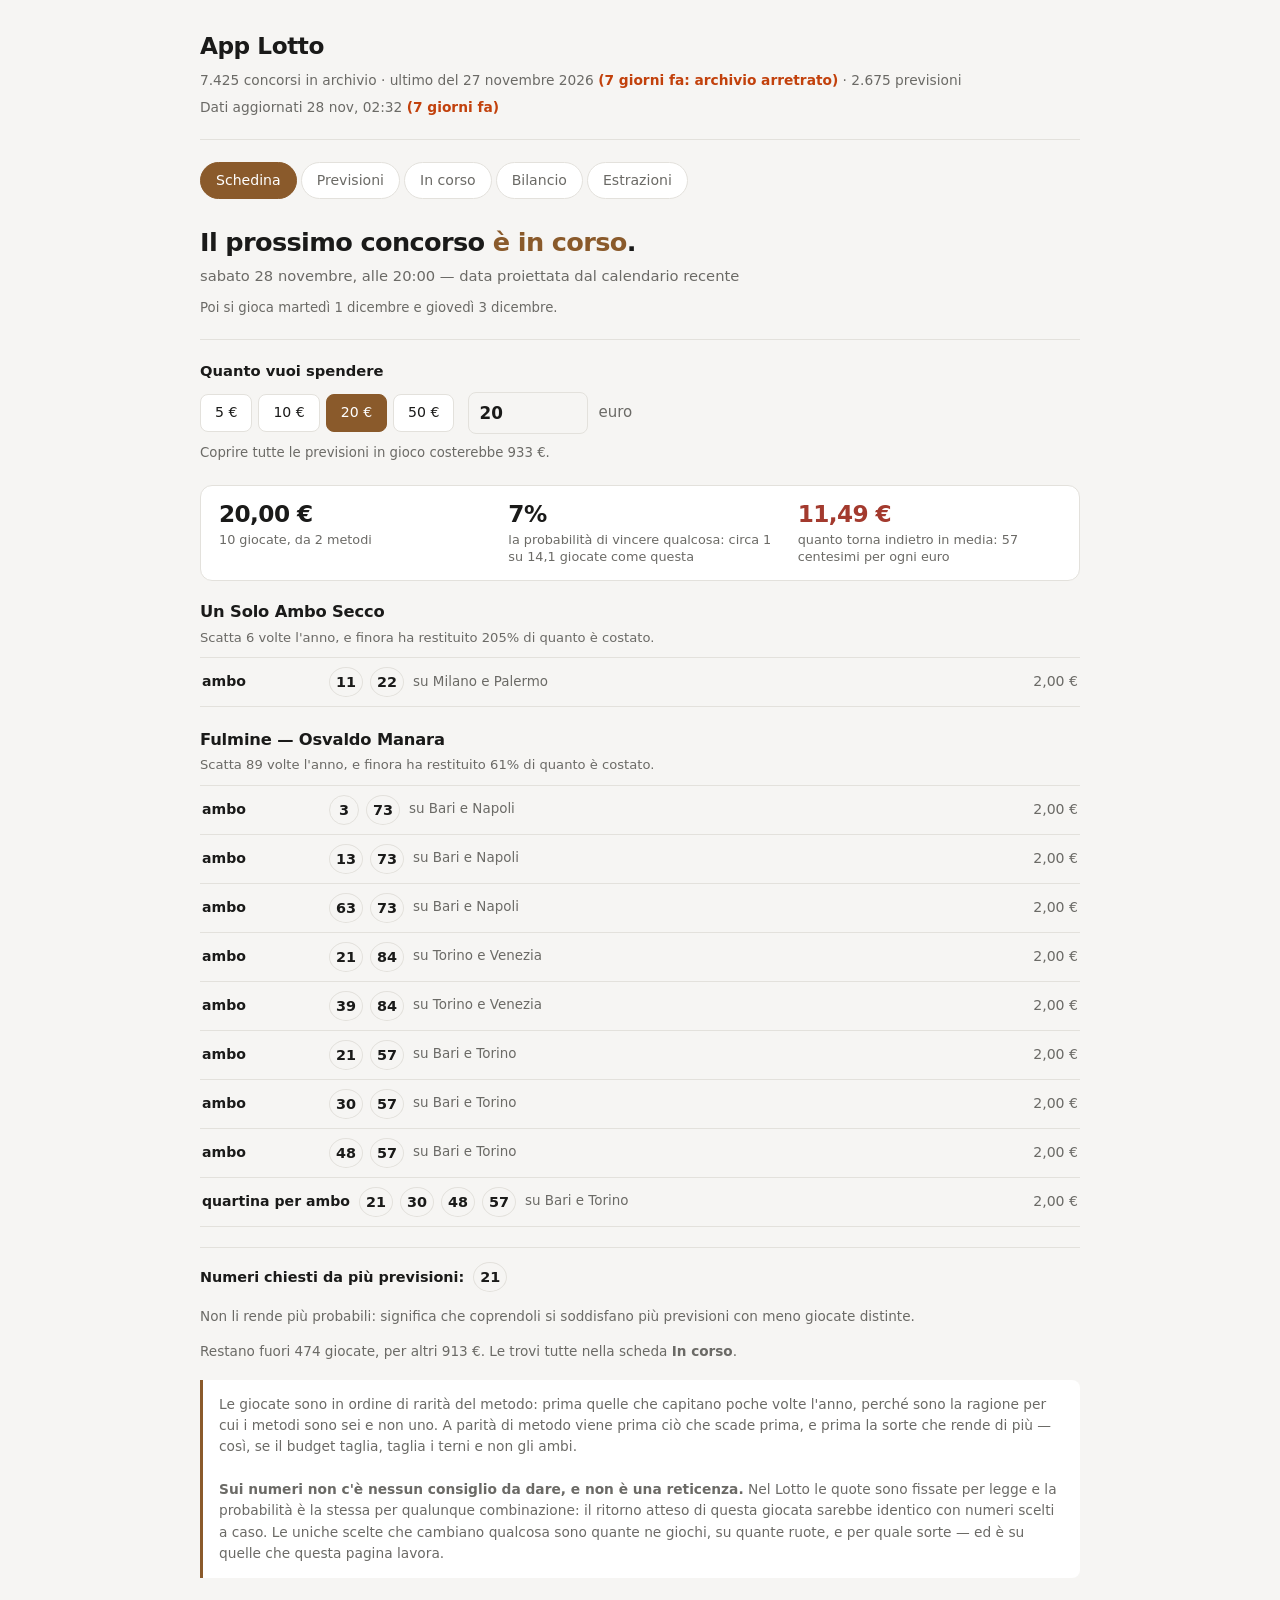
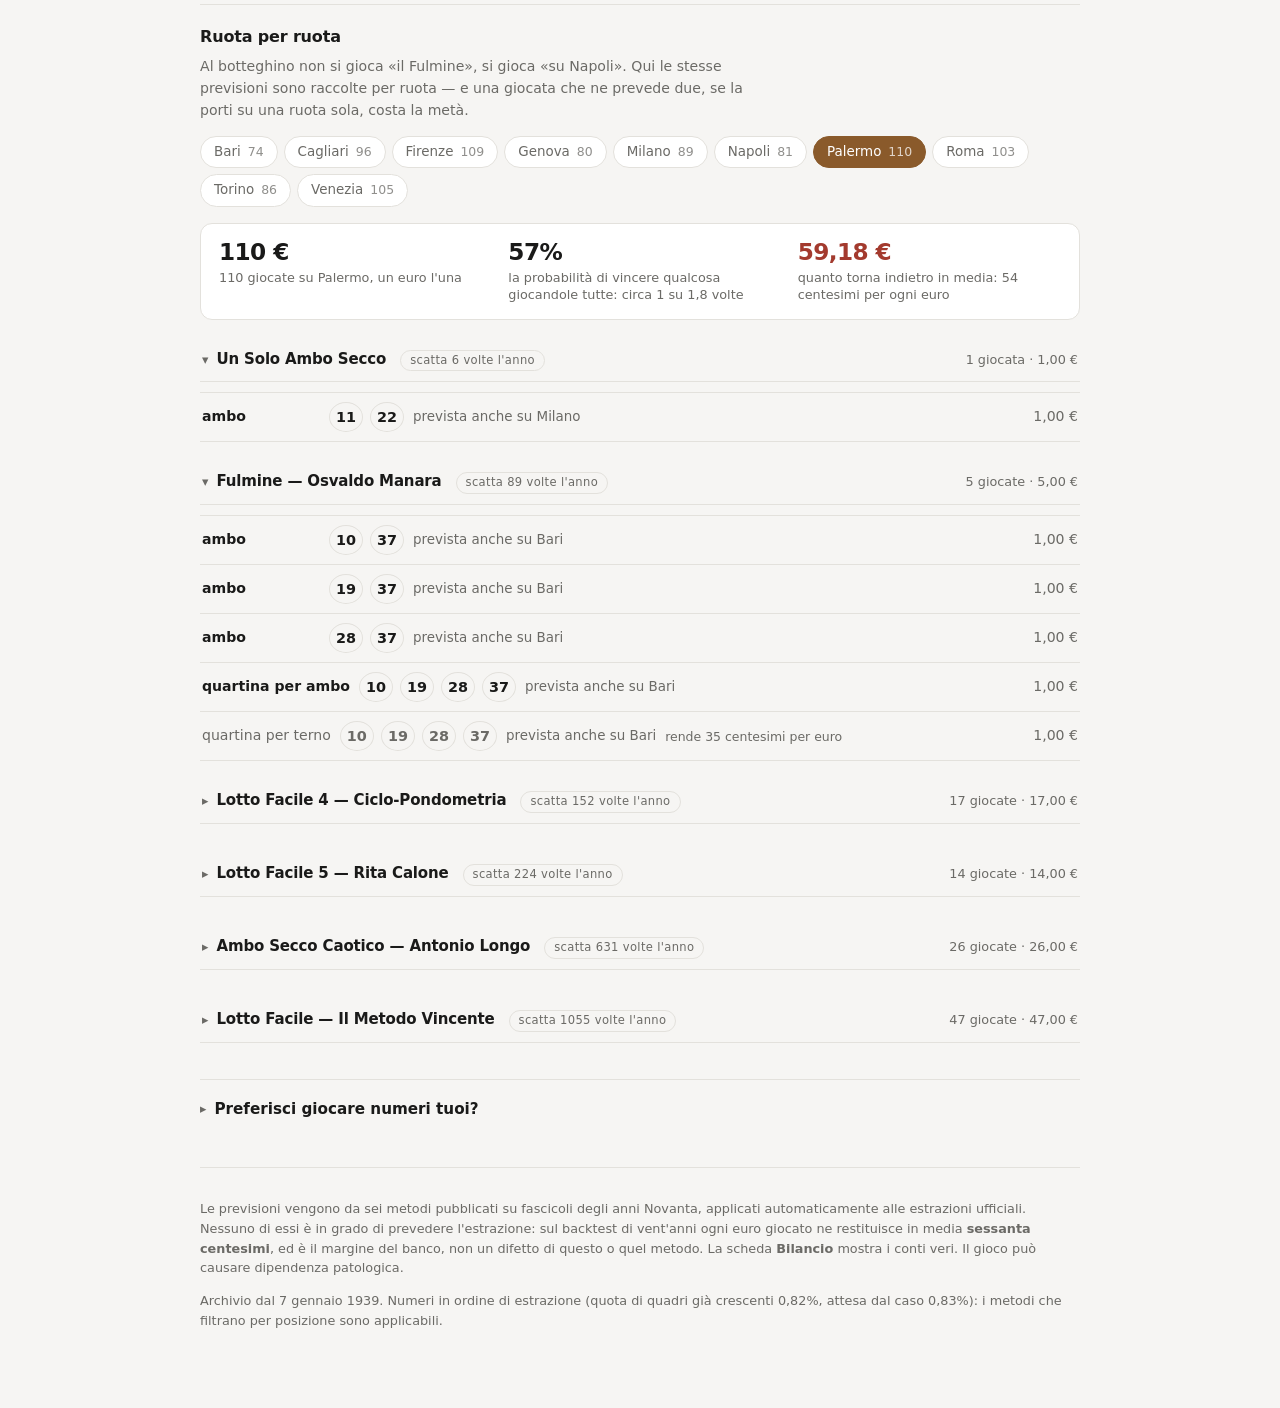
<file: docs/index.html>
<!doctype html>
<html lang="it">
<head>
<meta charset="utf-8">
<meta name="viewport" content="width=device-width, initial-scale=1">
<title>App Lotto</title>
<meta name="description" content="Le previsioni dei metodi storici del Lotto, con quanto costano e quanto rendono davvero.">
<meta name="color-scheme" content="light dark">
<link rel="icon" href="data:image/svg+xml,<svg xmlns='http://www.w3.org/2000/svg' viewBox='0 0 100 100'><text y='.9em' font-size='90'>🎱</text></svg>">
<!-- versione:inizio - riscritto da motore/pubblica.py, non a mano -->
<link rel="stylesheet" href="stile.css?v=b17cc257">
<script type="importmap">{"imports":{"./consiglio.js":"./consiglio.js?v=b17cc257","./schedina.js":"./schedina.js?v=b17cc257","./storico.js":"./storico.js?v=b17cc257","./derivati.js":"./derivati.js?v=b17cc257","./elenco.js":"./elenco.js?v=b17cc257"}}</script>
<!-- versione:fine -->
</head>
<body>
<div class="contenitore">
  <header>
    <h1>App Lotto</h1>
    <div class="stato" id="stato">caricamento…</div>
    <div class="stato" id="aggiornamento"></div>
  </header>

  <div class="schede" role="tablist">
    <button role="tab" data-vista="schedina" aria-selected="true">Schedina</button>
    <button role="tab" data-vista="previsioni" aria-selected="false">Previsioni</button>
    <button role="tab" data-vista="corso" aria-selected="false">In corso</button>
    <button role="tab" data-vista="bilancio" aria-selected="false">Bilancio</button>
    <button role="tab" data-vista="estrazioni" aria-selected="false">Estrazioni</button>
  </div>

  <div id="schedina">
    <section class="concorso" id="concorso">
      <p class="quando">caricamento…</p>
    </section>

    <section class="budget">
      <label for="budget">Quanto vuoi spendere</label>
      <div class="budget-riga">
        <div class="scelte-rapide" id="scelte-budget"></div>
        <div class="importo">
          <input type="number" id="budget" value="20" min="1" step="1" inputmode="decimal"
                 aria-label="budget in euro">
          <span>euro</span>
        </div>
      </div>
      <p class="nota-budget" id="nota-budget"></p>
    </section>

    <div id="consiglio"></div>

    <section class="ruote-giorno" id="ruote-giorno" hidden>
      <h2>Ruota per ruota</h2>
      <p class="spiega">Al botteghino non si gioca «il Fulmine», si gioca «su
      Napoli». Qui le stesse previsioni sono raccolte per ruota — e una giocata
      che ne prevede due, se la porti su una ruota sola, costa la metà.</p>
      <div class="pillole" id="scelta-ruota"></div>
      <div id="giocate-ruota"></div>
    </section>

    <details class="tuoi-numeri" id="tuoi-numeri">
      <summary>Preferisci giocare numeri tuoi?</summary>

      <div class="campo">
        <div class="etichetta">
          <span>Numeri</span>
          <span class="conta" id="conta-numeri">nessuno scelto</span>
        </div>
        <select class="da-previsione" id="da-previsione">
          <option value="">parti da una previsione in corso…</option>
        </select>
        <div class="griglia" id="griglia"></div>
      </div>

      <div class="campo">
        <div class="etichetta"><span>Ruote</span></div>
        <div class="pillole" id="ruote"></div>
      </div>

      <div class="campo">
        <div class="etichetta">
          <span>Sorti</span>
          <span class="conta" id="nota-sorti"></span>
        </div>
        <div class="pillole" id="sorti"></div>
      </div>

      <div class="campo">
        <div class="etichetta"><span>Quanto punti in tutto</span></div>
        <div class="importo">
          <input type="number" id="importo" value="5" min="0.5" step="0.5" inputmode="decimal"
                 aria-label="importo in euro">
          <span>euro</span>
        </div>
      </div>

      <div id="risultato"></div>
    </details>
  </div>

  <div id="previsioni" hidden>
    <section class="comuni" id="comuni" hidden>
      <h2>I numeri in comune</h2>
      <p class="spiega" id="comuni-spiega"></p>
      <div id="comuni-giocata"></div>
      <div id="comuni-numeri"></div>
    </section>

    <section class="ricerca" id="ricerca">
      <h2>Che cosa avrebbero detto i metodi</h2>
      <p class="spiega">Scegli un concorso del passato — anche del 1939, ci sono
      tutti — e una ruota. Vedi i cinque numeri usciti, le previsioni che i sei
      metodi hanno rilevato quel giorno, e su quali ruote quei numeri sono poi
      usciti davvero.</p>

      <div class="campi-ricerca">
        <div class="campo">
          <label for="data-ricerca">Giorno</label>
          <input type="date" id="data-ricerca">
        </div>
        <div class="campo">
          <label for="ruota-ricerca">Ruota</label>
          <select id="ruota-ricerca"></select>
        </div>
      </div>

      <div class="rapidi" id="date-rapide"></div>
      <p class="nota" id="nota-data"></p>

      <button class="cerca" id="cerca">Guarda quel concorso</button>
      <p class="nota" id="stato-ricerca"></p>

      <div id="esito-ricerca"></div>
    </section>

    <section class="elenco-tutto" id="elenco">
      <h2>L'elenco di tutto</h2>
      <p class="spiega">Ogni numero che i sei metodi hanno giocato, su ogni
      ruota, a ogni concorso, con com'è andata. Un anno alla volta — sono
      sedicimila righe l'anno, e tutte insieme non starebbero in un telefono.</p>

      <div class="campi-ricerca">
        <div class="campo">
          <label for="data-elenco">Giorno</label>
          <input type="date" id="data-elenco">
        </div>
        <div class="campo">
          <label for="anno-elenco">Anno intero</label>
          <select id="anno-elenco"></select>
        </div>
        <div class="campo">
          <label for="ruota-elenco">Ruota</label>
          <select id="ruota-elenco"></select>
        </div>
        <div class="campo">
          <label for="metodo-elenco">Metodo</label>
          <select id="metodo-elenco"></select>
        </div>
        <div class="campo">
          <label for="sorte-elenco">Sorte</label>
          <select id="sorte-elenco"></select>
        </div>
        <div class="campo">
          <label for="esito-elenco">Com'è andata</label>
          <select id="esito-elenco"></select>
        </div>
      </div>

      <div class="rapidi" id="rapidi-elenco"></div>
      <p class="nota" id="stato-elenco">scegli un anno per cominciare.</p>
      <div id="riassunto-elenco"></div>
      <div id="usciti-elenco"></div>
      <div class="tabella-scroll"><table class="tutto" id="tabella-elenco"></table></div>
      <div class="paginatore" id="paginatore"></div>
      <button class="scarica" id="scarica-elenco" hidden>Scarica in Excel</button>
    </section>
  </div>

  <div id="corso" hidden></div>
  <div id="bilancio" hidden></div>
  <div id="estrazioni" hidden></div>

  <footer>
    <p>Le previsioni vengono da sei metodi pubblicati su fascicoli degli anni
    Novanta, applicati automaticamente alle estrazioni ufficiali. Nessuno di
    essi è in grado di prevedere l'estrazione: sul backtest di vent'anni ogni
    euro giocato ne restituisce in media <b>sessanta centesimi</b>, ed è
    il margine del banco, non un difetto di questo o quel metodo. La scheda
    <b>Bilancio</b> mostra i conti veri. Il gioco può causare dipendenza
    patologica.</p>
    <p id="sorgente"></p>
  </footer>
</div>

<!-- avvio:inizio -->
<script type="module" src="app.js?v=b17cc257"></script>
<!-- avvio:fine -->
</body>
</html>
</file>
<file: docs/stile.css>
/* App Lotto — foglio di stile unico.
   Nessun framework e nessuna dipendenza esterna: la pagina deve aprirsi in
   fretta anche su un telefono vecchio e su una rete lenta, e continuare a
   funzionare fra cinque anni senza che nessuno aggiorni niente. */

:root{
  --sfondo:#f6f5f3; --carta:#fff; --testo:#1a1a19; --tenue:#6b6a66;
  --bordo:#e3e1dc; --accento:#8a5a2b; --verde:#2f6b46; --rosso:#a33a2e;
  --allarme:#c2410c;
  --ombra:0 1px 2px rgba(0,0,0,.05), 0 4px 12px rgba(0,0,0,.04);
}
@media (prefers-color-scheme:dark){
  :root{
    --sfondo:#17171a; --carta:#1f1f23; --testo:#eceae6; --tenue:#9a978f;
    --bordo:#31313a; --accento:#d3a06a; --verde:#7fc79b; --rosso:#e58e80;
    --allarme:#f0925f; --ombra:none;
  }
}
*{box-sizing:border-box}
:focus-visible{outline:2px solid var(--accento);outline-offset:2px;border-radius:4px}
@media (prefers-reduced-motion:reduce){*{transition:none!important;animation:none!important}}
body{margin:0;background:var(--sfondo);color:var(--testo);
  font:15px/1.55 ui-sans-serif,system-ui,-apple-system,"Segoe UI",Roboto,sans-serif;
  padding:0 16px 64px}
.contenitore{max-width:880px;margin:0 auto}
a{color:var(--accento)}

header{padding-block:28px 20px;border-bottom:1px solid var(--bordo);margin-bottom:22px}
h1{margin:0;font-size:1.45rem;letter-spacing:-.02em;font-weight:640}
h2{font-size:1rem;font-weight:640;letter-spacing:-.01em;margin:0 0 12px}
.stato{color:var(--tenue);font-size:.86rem;margin-top:6px}
.stato .allarme{color:var(--allarme);font-weight:600}

.schede{display:flex;gap:4px;margin:18px 0 22px;flex-wrap:wrap}
.schede button{border:1px solid var(--bordo);background:var(--carta);color:var(--tenue);
  padding:7px 15px;border-radius:99px;cursor:pointer;font:inherit;font-size:.88rem}
.schede button[aria-selected="true"]{background:var(--accento);border-color:var(--accento);color:#fff}

.carta{background:var(--carta);border:1px solid var(--bordo);border-radius:12px;
  padding:16px 18px;margin-bottom:12px;box-shadow:var(--ombra)}
.riga{display:flex;justify-content:space-between;align-items:baseline;gap:12px;flex-wrap:wrap}
.metodo{font-weight:620;letter-spacing:-.01em}
.meta{color:var(--tenue);font-size:.83rem}
.colpi{font-variant-numeric:tabular-nums;font-size:.83rem;color:var(--tenue);white-space:nowrap}
.colpi b{color:var(--accento);font-size:1.05rem}
.rarita{display:inline-block;font-size:.72rem;letter-spacing:.03em;color:var(--tenue);
  border:1px solid var(--bordo);border-radius:99px;padding:1px 9px;margin-left:6px;
  white-space:nowrap;vertical-align:2px}
.sorte{display:flex;align-items:center;gap:8px;flex-wrap:wrap;
  padding:9px 0;border-top:1px dashed var(--bordo)}
.sorte:first-of-type{margin-top:12px}
.tipo{font-size:.74rem;text-transform:uppercase;letter-spacing:.06em;color:var(--tenue);
  min-width:72px}
.n{display:inline-grid;place-items:center;min-width:30px;height:30px;padding:0 6px;
  border-radius:50%;background:var(--sfondo);border:1px solid var(--bordo);
  font-variant-numeric:tabular-nums;font-weight:600;font-size:.9rem}
.avviso{margin-top:10px;font-size:.82rem;color:var(--accento)}
.vuoto{color:var(--tenue);padding:28px 0;text-align:center}
.gruppo{margin-bottom:18px}
.gruppo > summary{cursor:pointer;list-style:none;display:flex;align-items:baseline;
  gap:8px;flex-wrap:wrap;padding:10px 2px;border-bottom:1px solid var(--bordo);
  margin-bottom:10px}
.gruppo > summary::-webkit-details-marker{display:none}
.gruppo > summary::before{content:'▸';color:var(--tenue);font-size:.8rem;
  transition:transform .12s}
.gruppo[open] > summary::before{content:'▾'}
.gruppo > summary .conta{margin-left:auto;color:var(--tenue);font-size:.8rem;
  font-variant-numeric:tabular-nums}
.gruppo > summary:hover .metodo{color:var(--accento)}

table{width:100%;border-collapse:collapse;font-variant-numeric:tabular-nums}
th,td{text-align:right;padding:9px 8px;border-bottom:1px solid var(--bordo);font-size:.88rem}
th:first-child,td:first-child{text-align:left}
th{color:var(--tenue);font-weight:500;font-size:.78rem;text-transform:uppercase;letter-spacing:.05em}
tfoot td{font-weight:650;border-bottom:none}
.pos{color:var(--verde)} .neg{color:var(--rosso)}
.scarso{color:var(--tenue);font-size:.74rem;display:block;font-weight:400;
  letter-spacing:0;text-transform:none}
.tabella-scroll{overflow-x:auto}
.avvertenza{margin-top:18px;padding:14px 16px;border-left:3px solid var(--accento);
  background:var(--carta);border-radius:0 8px 8px 0;font-size:.86rem;color:var(--tenue)}

/* --- schedina --- */
.prossima{display:flex;align-items:baseline;justify-content:space-between;gap:14px;flex-wrap:wrap}
.prossima .quando{font-size:1.1rem;font-weight:640;letter-spacing:-.01em}
.prossima .fra{color:var(--accento)}
.prossima .poi{color:var(--tenue);font-size:.82rem}
.campo{padding:15px 0;border-top:1px solid var(--bordo)}
.campo:first-child{border-top:none;padding-top:0}
.campo .etichetta{display:flex;justify-content:space-between;align-items:baseline;gap:10px;
  font-size:.88rem;font-weight:600;color:var(--testo);margin-bottom:10px}
.campo .etichetta .conta{font-weight:400;font-size:.82rem;color:var(--tenue)}
.griglia{display:grid;grid-template-columns:repeat(10,1fr);gap:5px}
@media (max-width:520px){.griglia{grid-template-columns:repeat(6,1fr)}}
.griglia button{aspect-ratio:1;border:1px solid var(--bordo);background:var(--carta);
  color:var(--testo);border-radius:8px;font:inherit;font-size:.82rem;font-weight:600;
  font-variant-numeric:tabular-nums;cursor:pointer;padding:0}
.griglia button[aria-pressed="true"]{background:var(--accento);border-color:var(--accento);color:#fff}
.pillole{display:flex;flex-wrap:wrap;gap:6px}
.pillole button{border:1px solid var(--bordo);background:var(--carta);color:var(--tenue);
  border-radius:99px;padding:5px 13px;font:inherit;font-size:.84rem;cursor:pointer}
.pillole button[aria-pressed="true"]{background:var(--accento);border-color:var(--accento);color:#fff}
.pillole button:disabled{opacity:.35;cursor:default}
.importo{display:flex;align-items:center;gap:10px;flex-wrap:wrap}
.importo span{color:var(--tenue)}
.importo input{width:120px;font:inherit;font-size:1.05rem;font-weight:640;padding:7px 10px;
  border:1px solid var(--bordo);border-radius:8px;background:var(--sfondo);color:var(--testo);
  font-variant-numeric:tabular-nums}
select.da-previsione{font:inherit;font-size:.86rem;padding:7px 10px;max-width:100%;width:100%;
  border:1px solid var(--bordo);border-radius:8px;background:var(--sfondo);color:var(--testo);
  margin-bottom:12px}
.ripartizione{color:var(--tenue);font-size:.84rem;margin:0 0 14px}
.errore{color:var(--rosso);font-size:.88rem;margin:0}
.verdetto{display:flex;gap:20px;flex-wrap:wrap;margin-top:16px;
  padding-top:14px;border-top:1px dashed var(--bordo)}
.verdetto > div{flex:1 1 190px}
.verdetto .valore{font-size:1.2rem;font-weight:660;letter-spacing:-.02em;display:block}
.verdetto .didascalia{color:var(--tenue);font-size:.78rem}

/* --- schedina: il concorso in arrivo ---------------------------------------
   Niente scatola: il concorso e' l'affermazione con cui si apre la pagina, non
   una scheda fra le altre. Il carattere grande fa il lavoro da solo. */
.concorso{padding:6px 0 20px;border-bottom:1px solid var(--bordo);margin-bottom:20px}
.concorso .quando{margin:0;font-size:1.6rem;line-height:1.25;letter-spacing:-.025em;
  font-weight:640;max-width:30ch;text-wrap:balance}
.concorso .quando em{font-style:normal;color:var(--accento)}
.concorso .data{margin:6px 0 0;color:var(--tenue);font-size:.92rem}
.concorso .poi{margin:10px 0 0;color:var(--tenue);font-size:.83rem}

/* --- budget --- */
.budget{margin-bottom:22px}
.budget > label{display:block;font-size:.92rem;font-weight:600;margin-bottom:9px}
.budget-riga{display:flex;align-items:center;gap:14px;flex-wrap:wrap}
.scelte-rapide{display:flex;gap:6px;flex-wrap:wrap}
.scelte-rapide button{border:1px solid var(--bordo);background:var(--carta);
  color:var(--testo);border-radius:8px;padding:7px 14px;font:inherit;font-size:.88rem;
  font-variant-numeric:tabular-nums;cursor:pointer}
.scelte-rapide button[aria-pressed="true"]{background:var(--accento);
  border-color:var(--accento);color:#fff}
.nota-budget{margin:9px 0 0;color:var(--tenue);font-size:.83rem}

/* --- riepilogo: una fascia, non tre schede uguali --- */
.riepilogo{display:flex;gap:26px;flex-wrap:wrap;padding:15px 18px;margin-bottom:18px;
  background:var(--carta);border:1px solid var(--bordo);border-radius:12px}
.riepilogo > div{flex:1 1 160px}
.riepilogo .cifra{display:block;font-size:1.45rem;line-height:1.15;font-weight:660;
  letter-spacing:-.025em;font-variant-numeric:tabular-nums}
.riepilogo .cifra.perde{color:var(--rosso)}
.riepilogo .glossa{color:var(--tenue);font-size:.8rem;line-height:1.35;display:block;
  margin-top:3px}

/* --- le giocate --- */
.metodo-blocco{margin-bottom:20px}
.metodo-blocco > h3{margin:0 0 3px;font-size:1.02rem;font-weight:640;letter-spacing:-.01em}
.metodo-blocco > .quanto{margin:0 0 9px;color:var(--tenue);font-size:.82rem}
.giocata{display:flex;align-items:center;gap:9px;flex-wrap:wrap;
  padding:9px 2px;border-top:1px solid var(--bordo)}
.giocata:last-child{border-bottom:1px solid var(--bordo)}
.giocata .tipo-giocata{min-width:118px;font-size:.88rem;font-weight:600}
.giocata .numeri{display:flex;gap:7px;flex-wrap:wrap}
.giocata .sotto{display:flex;align-items:center;gap:9px;flex-wrap:wrap}
.giocata .dove{color:var(--tenue);font-size:.84rem}
.giocata .costo{margin-left:auto;font-variant-numeric:tabular-nums;font-size:.88rem;
  white-space:nowrap;color:var(--tenue)}
.giocata.magra{color:var(--tenue)}
.giocata.magra .tipo-giocata{font-weight:500}
.ultimo{font-size:.76rem;color:var(--allarme);border:1px solid currentColor;
  border-radius:99px;padding:1px 8px;white-space:nowrap}
.rende-meno{font-size:.78rem;color:var(--tenue)}

.convergenze{display:flex;align-items:center;gap:9px;flex-wrap:wrap;
  padding-top:14px;border-top:1px solid var(--bordo);margin-top:4px}
.convergenze .testo{font-size:.9rem;font-weight:600}
.fuori{color:var(--tenue);font-size:.85rem;margin:14px 0 0}

/* Sul telefono la riga si apre su tre piani: che cosa si gioca e quanto costa,
   i numeri, e sotto dove e per quanti colpi. In fila sola andava a capo a caso. */
@media (max-width:560px){
  .giocata{display:grid;grid-template-columns:1fr auto;gap:6px 10px;padding:12px 2px}
  .giocata .tipo-giocata{grid-column:1;grid-row:1;min-width:0}
  .giocata .costo{grid-column:2;grid-row:1;margin-left:0}
  .giocata .numeri{grid-column:1 / -1;grid-row:2}
  .giocata .sotto{grid-column:1 / -1;grid-row:3}
  .riepilogo{gap:14px;padding:14px 16px}
  .concorso .quando{font-size:1.35rem}
}

/* --- ruota per ruota --- */
.ruote-giorno{margin-top:26px;padding-top:20px;border-top:1px solid var(--bordo)}
.ruote-giorno > h2{margin:0 0 6px}
.ruote-giorno .spiega{margin:0 0 14px;color:var(--tenue);font-size:.88rem;max-width:64ch}
.ruote-giorno .pillole button{display:flex;align-items:baseline;gap:7px}
.ruote-giorno .pillole button .quante{font-size:.78rem;opacity:.75;
  font-variant-numeric:tabular-nums}
.ruote-giorno .pillole button:disabled{opacity:.3}
.scelta-ruota-vuota{color:var(--tenue);font-size:.88rem;margin:16px 0 0}

/* --- il compositore manuale, secondario --- */
.tuoi-numeri{margin-top:26px;border-top:1px solid var(--bordo);padding-top:6px}
.tuoi-numeri > summary{cursor:pointer;list-style:none;padding:12px 0;
  font-size:.95rem;font-weight:600;display:flex;align-items:center;gap:8px}
.tuoi-numeri > summary::-webkit-details-marker{display:none}
.tuoi-numeri > summary::before{content:'\25B8';color:var(--tenue);font-size:.8rem}
.tuoi-numeri[open] > summary::before{content:'\25BE'}
.tuoi-numeri > summary:hover{color:var(--accento)}

/* --- estrazioni --- */
.quadro{display:flex;align-items:center;gap:10px;flex-wrap:wrap;
  padding:10px 0;border-top:1px dashed var(--bordo)}
.quadro:first-of-type{border-top:none}
.quadro .ruota{min-width:96px;font-size:.84rem;color:var(--tenue)}

.comuni{margin-bottom:34px}
.comuni > h2{margin:0 0 6px}
.comuni .spiega{margin:0 0 16px;color:var(--tenue);font-size:.88rem;max-width:64ch}
/* Il numero e' la cosa: grande quanto il consenso che ha dietro, con sotto
   quanti metodi lo chiedono. Nient'altro - e' un elenco di sei voci, non una
   tabella. */
.comuni .elenco{display:flex;flex-wrap:wrap;gap:18px 26px;margin-bottom:20px}
.comuni .voce{display:flex;flex-direction:column;gap:5px;min-width:132px}
.comuni .capo{display:flex;align-items:baseline;gap:10px}
.comuni .cifra-numero{font-size:1.75rem;font-weight:660;letter-spacing:-.03em;
  font-variant-numeric:tabular-nums;line-height:1}
.comuni .quanti{font-size:.84rem;color:var(--accento);font-weight:600}
.comuni .dettaglio{font-size:.78rem;color:var(--tenue);line-height:1.4}
.comuni .giocata-unica{background:var(--carta);border:1px solid var(--bordo);
  border-radius:12px;padding:16px 18px}
.comuni .giocata-unica h3{margin:0 0 4px;font-size:1rem;font-weight:640}
.comuni .giocata-unica .numeri{display:flex;gap:7px;flex-wrap:wrap;margin:12px 0}
.comuni .giocata-unica .conti{color:var(--tenue);font-size:.86rem;margin:0}

/* ------------------------------ che cosa avrebbero detto i metodi */
.ricerca{padding-top:24px;border-top:1px solid var(--bordo)}
.ricerca > h2{margin:0 0 6px}
.ricerca .spiega{margin:0 0 18px;color:var(--tenue);font-size:.88rem;max-width:64ch}
.campi-ricerca{display:flex;gap:14px;flex-wrap:wrap;align-items:flex-start}
/* .campo ha gia' bordo e padding nel simulatore di schedina: qui serve solo
   una colonna, se no il primo campo si disallinea dagli altri quattro. */
.campi-ricerca .campo{display:flex;flex-direction:column;gap:6px;min-width:190px;
  flex:1 1 190px;padding:0;border-top:none}
.campi-ricerca label{font-size:.82rem;color:var(--tenue);font-weight:600;
  text-transform:uppercase;letter-spacing:.05em;white-space:nowrap;
  overflow:hidden;text-overflow:ellipsis}
.ricerca input[type=date],.ricerca select{font:inherit;padding:9px 11px;
  border:1px solid var(--bordo);border-radius:9px;background:var(--carta);
  color:var(--testo);width:100%}
.ricerca .nota{color:var(--tenue);font-size:.82rem;margin:0;line-height:1.45}
.ricerca #nota-data{min-height:1.2em;margin-bottom:16px}
.rapidi{display:flex;gap:6px;flex-wrap:wrap;margin:14px 0 6px}
.rapidi button{border:1px solid var(--bordo);background:var(--carta);color:var(--tenue);
  padding:5px 12px;border-radius:99px;cursor:pointer;font:inherit;font-size:.82rem}
.rapidi button:hover{border-color:var(--accento);color:var(--accento)}
button.cerca{border:1px solid var(--accento);background:var(--accento);color:#fff;
  padding:10px 22px;border-radius:99px;cursor:pointer;font:inherit;font-size:.9rem;
  font-weight:600}
button.cerca:disabled{background:var(--carta);color:var(--tenue);
  border-color:var(--bordo);cursor:default}
.ricerca #stato-ricerca{margin-top:10px}

.esito{margin-top:22px}
.esito .partenza{margin:0 0 20px;font-size:.95rem;line-height:2.1}
.esito .partenza .n{display:inline-flex;align-items:center;justify-content:center;
  min-width:30px;height:30px;padding:0 6px;border:1px solid var(--bordo);
  border-radius:99px;font-weight:660;font-variant-numeric:tabular-nums;
  font-size:.88rem;background:var(--carta)}
.esito h3{font-size:1rem;font-weight:640;margin:26px 0 8px}
.esito h4{font-size:.92rem;font-weight:640;margin:22px 0 6px}
.esito .conti{margin:0 0 14px;color:var(--tenue);font-size:.86rem}
.esito .nota{margin:0 0 14px;color:var(--tenue);font-size:.86rem;max-width:64ch;
  line-height:1.5}
.esito .avvertenza{margin:0 0 16px;color:var(--tenue);font-size:.82rem;
  max-width:66ch;line-height:1.5;border-left:2px solid var(--bordo);
  padding-left:14px}

/* Una previsione del passato, col suo verdetto. Quella che tocca la ruota
   scelta si distingue: e' la ragione per cui si e' scelta quella ruota. */
.carta.passata{padding:14px 16px}
.carta.passata.sua{border-left:3px solid var(--accento)}
.carta.passata .metodo{font-weight:620;font-size:.92rem}
.carta.passata .colpi{color:var(--tenue);font-size:.82rem;white-space:nowrap}
.sorte-esito{border-top:1px solid var(--bordo);padding-top:10px;margin-top:10px}
.sorte-esito:first-of-type{border-top:none}
.sorte-esito .capo{display:flex;align-items:center;gap:7px;flex-wrap:wrap}
.sorte-esito .tipo{font-size:.74rem;text-transform:uppercase;letter-spacing:.05em;
  color:var(--tenue);font-weight:600;min-width:7ch}
.sorte-esito .n{display:inline-flex;align-items:center;justify-content:center;
  min-width:27px;height:27px;padding:0 5px;border:1px solid var(--bordo);
  border-radius:99px;font-weight:620;font-variant-numeric:tabular-nums;
  font-size:.84rem}
.sorte-esito .come-finita{margin-left:auto;font-size:.8rem;font-weight:600}
.sorte-esito .come-finita.pos{color:var(--verde)}
.sorte-esito .come-finita.neg{color:var(--tenue);font-weight:400}
ul.uscite{list-style:none;margin:8px 0 0;padding:0}
ul.uscite li{display:flex;align-items:baseline;gap:10px;flex-wrap:wrap;
  padding:4px 0;font-size:.84rem}
ul.uscite li.a-tutte{color:var(--tenue)}
ul.uscite .colpo{color:var(--accento);font-weight:600;min-width:7ch;font-size:.8rem}
ul.uscite .quando{color:var(--tenue);min-width:10ch}
ul.uscite .dove{font-weight:600;min-width:8ch}
ul.uscite .numeri{font-variant-numeric:tabular-nums;letter-spacing:.04em}
ul.uscite .postilla{color:var(--tenue);font-size:.76rem;font-style:italic}
.sorte-esito .altrove{margin-top:6px}
.sorte-esito .altrove summary{cursor:pointer;font-size:.8rem;color:var(--tenue)}
.sorte-esito .oltre{margin:8px 0 0;font-size:.8rem;color:var(--tenue);font-style:italic}
.altre-ruote{margin:16px 0}
.altre-ruote summary{cursor:pointer;font-size:.88rem;color:var(--accento);
  font-weight:600;margin-bottom:10px}

table.derivati{width:100%;border-collapse:collapse;margin-bottom:14px;
  font-variant-numeric:tabular-nums}
table.derivati th{text-align:left;font-size:.7rem;text-transform:uppercase;
  letter-spacing:.04em;color:var(--tenue);font-weight:600;padding:0 10px 7px 0;
  border-bottom:1px solid var(--bordo)}
table.derivati td{padding:8px 10px 8px 0;border-bottom:1px solid var(--bordo);
  font-size:.88rem;text-align:left}
table.derivati td:first-child b{font-size:1rem}

ul.derivati-uscite{list-style:none;margin:0 0 16px;padding:0;display:grid;
  grid-template-columns:repeat(auto-fill,minmax(230px,1fr));gap:2px 20px}
ul.derivati-uscite li{display:grid;grid-template-columns:2.6ch 1fr;gap:2px 9px;
  padding:7px 0;border-bottom:1px solid var(--bordo);font-size:.82rem;
  align-items:baseline}
ul.derivati-uscite .cifra{grid-row:1/3;font-weight:660;
  font-variant-numeric:tabular-nums;font-size:1.05rem}
ul.derivati-uscite .dove{color:var(--testo);line-height:1.4}
ul.derivati-uscite .quante{color:var(--tenue);font-size:.76rem;line-height:1.4}
ul.derivati-uscite .mai{color:var(--tenue);font-style:italic}

/* ------------------------------------------------- l'elenco di tutto */
.elenco-tutto{padding-top:24px;border-top:1px solid var(--bordo);margin-top:30px}
.elenco-tutto > h2{margin:0 0 6px}
.elenco-tutto .spiega{margin:0 0 18px;color:var(--tenue);font-size:.88rem;max-width:64ch}
/* sei campi in fila: sotto i 132px la tendina non ci sta, sopra va a capo
   "com'e' andata" da sola e la riga sembra sbilenca */
.elenco-tutto .campi-ricerca .campo{min-width:132px;flex:1 1 132px}
.elenco-tutto .nota{color:var(--tenue);font-size:.84rem;margin:14px 0 0}
.elenco-tutto .conti{margin:14px 0 6px;color:var(--tenue);font-size:.86rem;
  max-width:70ch;line-height:1.5}
.elenco-tutto select{font:inherit;padding:9px 11px;border:1px solid var(--bordo);
  border-radius:9px;background:var(--carta);color:var(--testo);width:100%}
.elenco-tutto input[type=date]{font:inherit;padding:9px 11px;
  border:1px solid var(--bordo);border-radius:9px;background:var(--carta);
  color:var(--testo);width:100%}
.elenco-tutto select:disabled,.elenco-tutto input:disabled{background:var(--sfondo);
  color:var(--tenue);cursor:not-allowed;opacity:.7}
.elenco-tutto #rapidi-elenco{margin:14px 0 0}
.elenco-tutto .campo:has(select:disabled) label,
.elenco-tutto .campo:has(input:disabled) label{opacity:.55}
/* le due porte d'ingresso - un giorno preciso o un anno intero - hanno il
   bordo dell'accento: gli altri quattro filtri non fanno niente finche' non si
   e' scelto l'uno o l'altro, e si vede perche' sono spenti */
.elenco-tutto .campi-ricerca .campo:nth-child(-n+2) select,
.elenco-tutto .campi-ricerca .campo:nth-child(-n+2) input{border-color:var(--accento)}

/* Che cosa e' uscito, ruota per ruota: la domanda in chiaro, quella che la
   tabella risponde solo leggendone settanta righe. */
.usciti{background:var(--carta);border:1px solid var(--bordo);border-radius:12px;
  padding:16px 18px;margin:10px 0 16px;box-shadow:var(--ombra)}
.usciti h3{margin:0 0 12px;font-size:.95rem;font-weight:640}
.riga-ruota{display:flex;align-items:baseline;gap:14px;flex-wrap:wrap;
  padding:9px 0;border-top:1px solid var(--bordo)}
.riga-ruota:first-of-type{border-top:none;padding-top:0}
.nome-ruota{font-weight:640;font-size:.88rem;min-width:9ch}
.gruppi{display:flex;flex-direction:column;gap:7px;flex:1}
.gruppo-usciti{display:flex;align-items:center;gap:7px;flex-wrap:wrap}
.gruppo-usciti .che{font-size:.72rem;text-transform:uppercase;letter-spacing:.05em;
  color:var(--tenue);min-width:13ch}
/* Il numero e il colpo su due righe: attaccati, e col colpo in corpo
   minuscolo, sembrava una macchia sul numero invece di un'informazione. */
.gettone{display:inline-flex;flex-direction:column;align-items:center;gap:1px;
  min-width:56px;padding:5px 10px 4px;border-radius:10px;
  border:1px solid var(--bordo);background:var(--sfondo);color:inherit;
  font:inherit;cursor:pointer;text-align:center}
.gettone .cifra{font-variant-numeric:tabular-nums;font-weight:680;
  font-size:1.05rem;line-height:1.1}
.gettone .al-colpo{font-size:.68rem;color:var(--tenue);white-space:nowrap;
  letter-spacing:.01em}
.gettone:hover{border-color:var(--accento)}
.gettone:hover .al-colpo{color:var(--accento)}
.gettone.pagato{border-color:var(--verde);
  background:color-mix(in srgb,var(--verde) 10%,transparent)}
.gettone.pagato .cifra{color:var(--verde)}
.gettone.solo .cifra{color:var(--tenue)}

/* La riga a cui si e' arrivati cliccando un numero: si accende e si spegne,
   il tempo di farsi trovare dall'occhio. */
@keyframes si-accende{
  from{background:color-mix(in srgb,var(--accento) 30%,transparent)}
  to{background:transparent}
}
tr.illuminata > td{animation:si-accende 2.4s ease-out}
@media (prefers-reduced-motion:reduce){
  tr.illuminata > td{animation:none;
    background:color-mix(in srgb,var(--accento) 14%,transparent)}
}
.usciti .nota{margin:12px 0 0;font-size:.78rem;color:var(--tenue);
  max-width:66ch;line-height:1.5}
.niente-uscito{margin:10px 0 16px;color:var(--tenue);font-size:.86rem;
  max-width:64ch}
@media (max-width:640px){
  .gruppo-usciti .che{min-width:100%;margin-bottom:-2px}
  .nome-ruota{min-width:100%}
}

table.tutto{width:100%;border-collapse:collapse;margin-top:10px}
table.tutto th{text-align:left;font-size:.7rem;text-transform:uppercase;
  letter-spacing:.04em;color:var(--tenue);font-weight:600;padding:0 10px 7px 0;
  border-bottom:1px solid var(--bordo);white-space:nowrap}
table.tutto td{text-align:left;padding:7px 10px 7px 0;
  border-bottom:1px solid var(--bordo);font-size:.84rem;vertical-align:baseline}
table.tutto td.numeri{font-variant-numeric:tabular-nums;letter-spacing:.03em;
  font-weight:600;white-space:nowrap}
table.tutto .pos{color:var(--verde);font-weight:600}
table.tutto .tiepido{color:var(--tenue)}
table.tutto .spento{color:var(--tenue);opacity:.75}
table.tutto .quali{display:block;font-size:.76rem;color:var(--tenue);
  font-variant-numeric:tabular-nums}
button.quali.sfiorata{border:none;background:none;padding:0;margin:0;
  font:inherit;font-size:.76rem;color:var(--accento);cursor:pointer;
  text-decoration:underline;text-underline-offset:3px;
  text-decoration-style:dotted;text-align:right}
button.quali.sfiorata::after{content:' ▸';text-decoration:none;
  display:inline-block;font-size:.7em}
button.quali.sfiorata[aria-expanded="true"]::after{content:' ▾'}
button.quali.sfiorata:hover{color:var(--testo)}

tr.dettaglio-riga > td{padding:0;border-bottom:1px solid var(--bordo)}
.sfiorata-dentro{background:var(--carta);border-left:3px solid var(--accento);
  padding:12px 16px;margin:2px 0 8px}
.voce-numero{display:flex;align-items:baseline;gap:12px;flex-wrap:wrap;
  padding:6px 0;font-size:.84rem}
.voce-numero + .voce-numero{border-top:1px dashed var(--bordo)}
.voce-numero .cifra{font-weight:660;font-variant-numeric:tabular-nums;
  font-size:1.1rem;min-width:2.4ch}
.voce-numero .qui{color:var(--testo)}
.voce-numero.assente .qui{color:var(--tenue)}
.voce-numero .fuori{margin-left:auto;display:flex;gap:8px;flex-wrap:wrap;
  justify-content:flex-end}
.voce-numero .posto{font-size:.78rem;color:var(--tenue);border:1px solid var(--bordo);
  border-radius:99px;padding:2px 9px;white-space:nowrap}
.voce-numero .posto em{font-style:normal;color:var(--accento);font-weight:600}
.voce-numero .niente{font-size:.78rem;color:var(--tenue);font-style:italic}
.sfiorata-dentro .nota{margin:10px 0 0;font-size:.78rem;color:var(--tenue);
  max-width:64ch;line-height:1.5}
@media (max-width:640px){
  tr.dettaglio-riga{border:none!important;padding:0!important;margin:0 0 10px!important}
  tr.dettaglio-riga > td{display:block;padding:0}
  .voce-numero .fuori{margin-left:0;flex-basis:100%;justify-content:flex-start}
}
/* sul telefono la cella diventa una riga in flex: senza questo le due parti
   dell'esito finiscono in due colonne invece che una sotto l'altra */
table.tutto .andata{display:flex;flex-direction:column;align-items:flex-end;gap:1px}
table.tutto tr.esito-uscita td{background:color-mix(in srgb,var(--verde) 6%,transparent)}

.paginatore{display:flex;align-items:center;gap:6px;flex-wrap:wrap;margin:16px 0}
.paginatore button{border:1px solid var(--bordo);background:var(--carta);
  color:var(--tenue);padding:6px 13px;border-radius:99px;cursor:pointer;
  font:inherit;font-size:.82rem}
.paginatore button:hover:not(:disabled){border-color:var(--accento);color:var(--accento)}
.paginatore button:disabled{opacity:.35;cursor:default}
.paginatore .dove{color:var(--tenue);font-size:.82rem;
  font-variant-numeric:tabular-nums;margin:0 6px}
button.scarica{border:1px solid var(--accento);background:var(--carta);
  color:var(--accento);padding:9px 20px;border-radius:99px;cursor:pointer;
  font:inherit;font-size:.86rem;font-weight:600}
button.scarica:hover{background:var(--accento);color:#fff}

footer{margin-top:34px;padding-top:18px;border-top:1px solid var(--bordo);
  color:var(--tenue);font-size:.8rem}

/* Sotto i 640px una tabella a sei colonne diventa illeggibile: ogni riga si
   trasforma in una scheda, con l'etichetta accanto al valore. */
@media (max-width:640px){
  .tabella-scroll{overflow-x:visible}
  table,tbody,tfoot,tr,td{display:block;width:100%}
  thead{display:none}
  tbody tr,tfoot tr{border:1px solid var(--bordo);border-radius:10px;
    padding:10px 12px;margin-bottom:10px}
  td{display:flex;justify-content:space-between;align-items:baseline;gap:14px;
    border:none;padding:4px 0;text-align:right}
  td:first-child{display:block;text-align:left;font-weight:620;
    padding-bottom:8px;margin-bottom:6px;border-bottom:1px dashed var(--bordo)}
  td[data-et]::before{content:attr(data-et);color:var(--tenue);font-size:.78rem;
    text-transform:uppercase;letter-spacing:.05em;font-weight:500}
}
</file>
